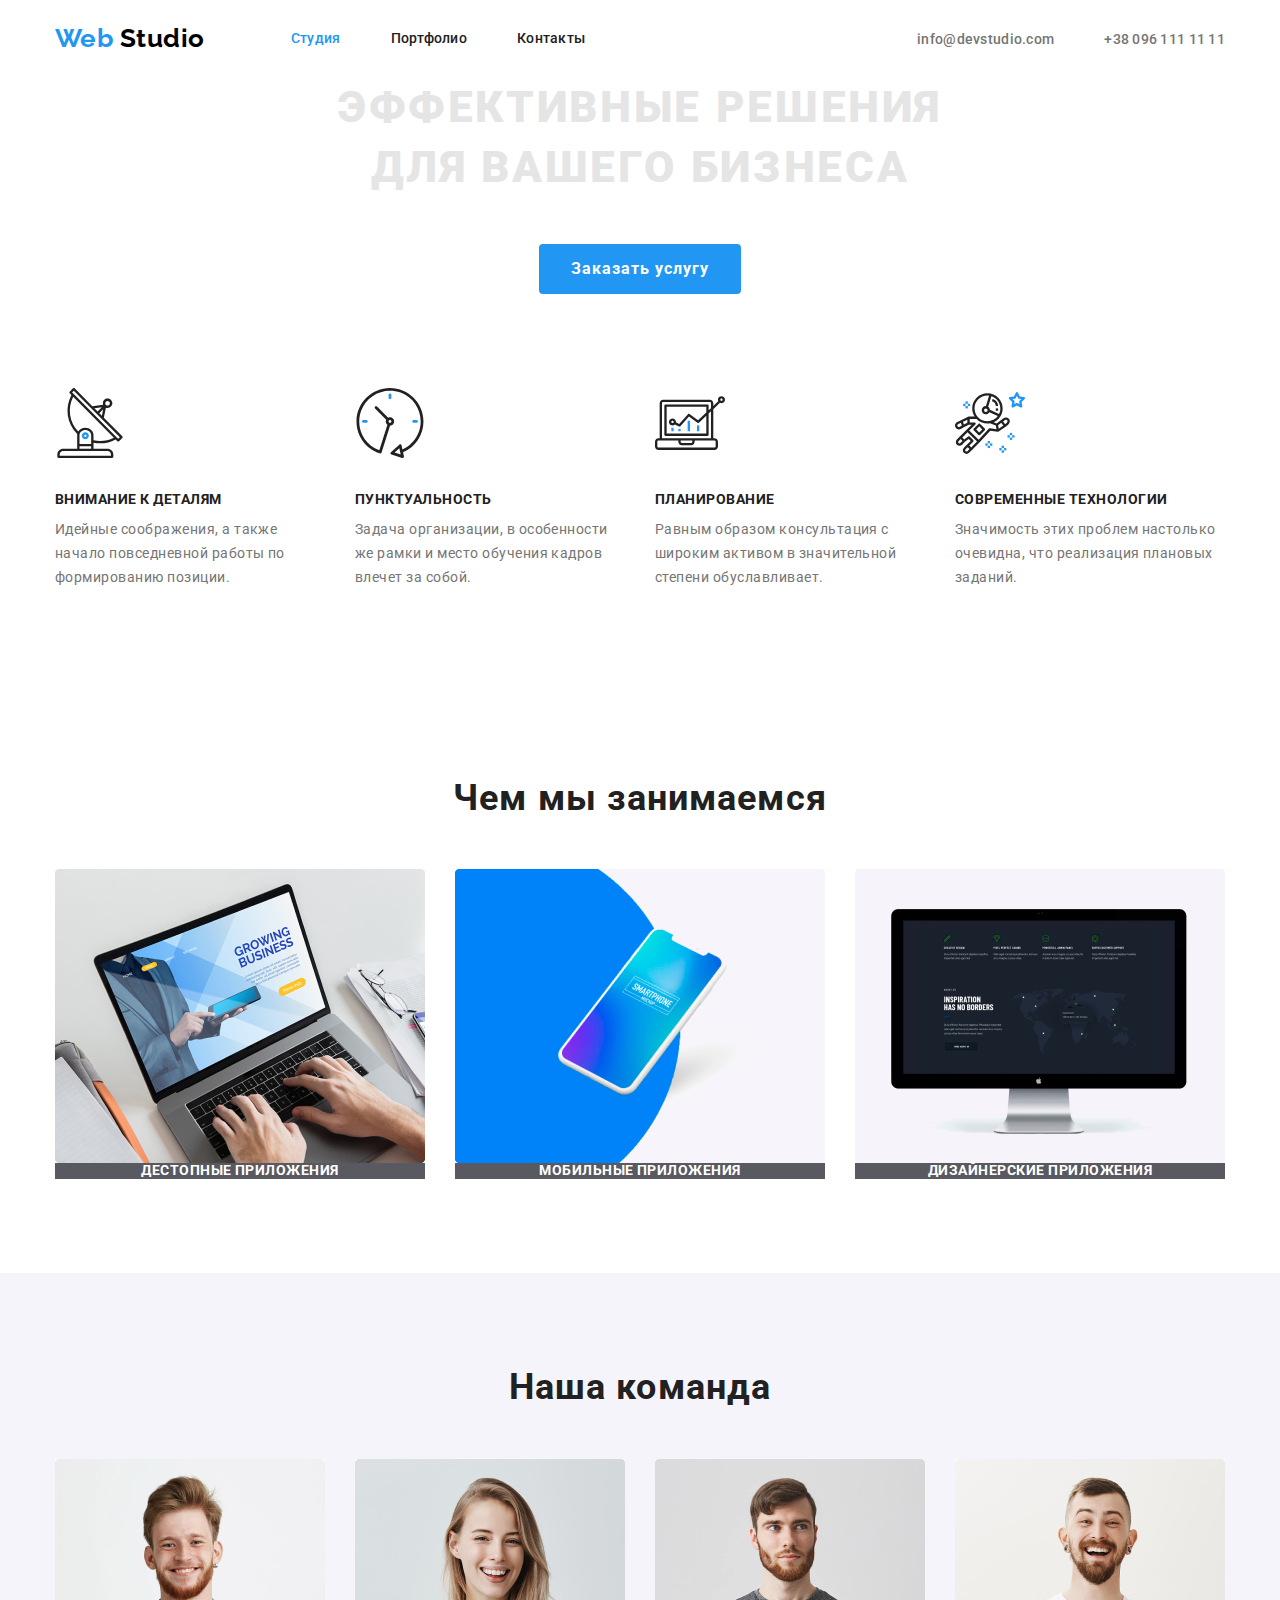
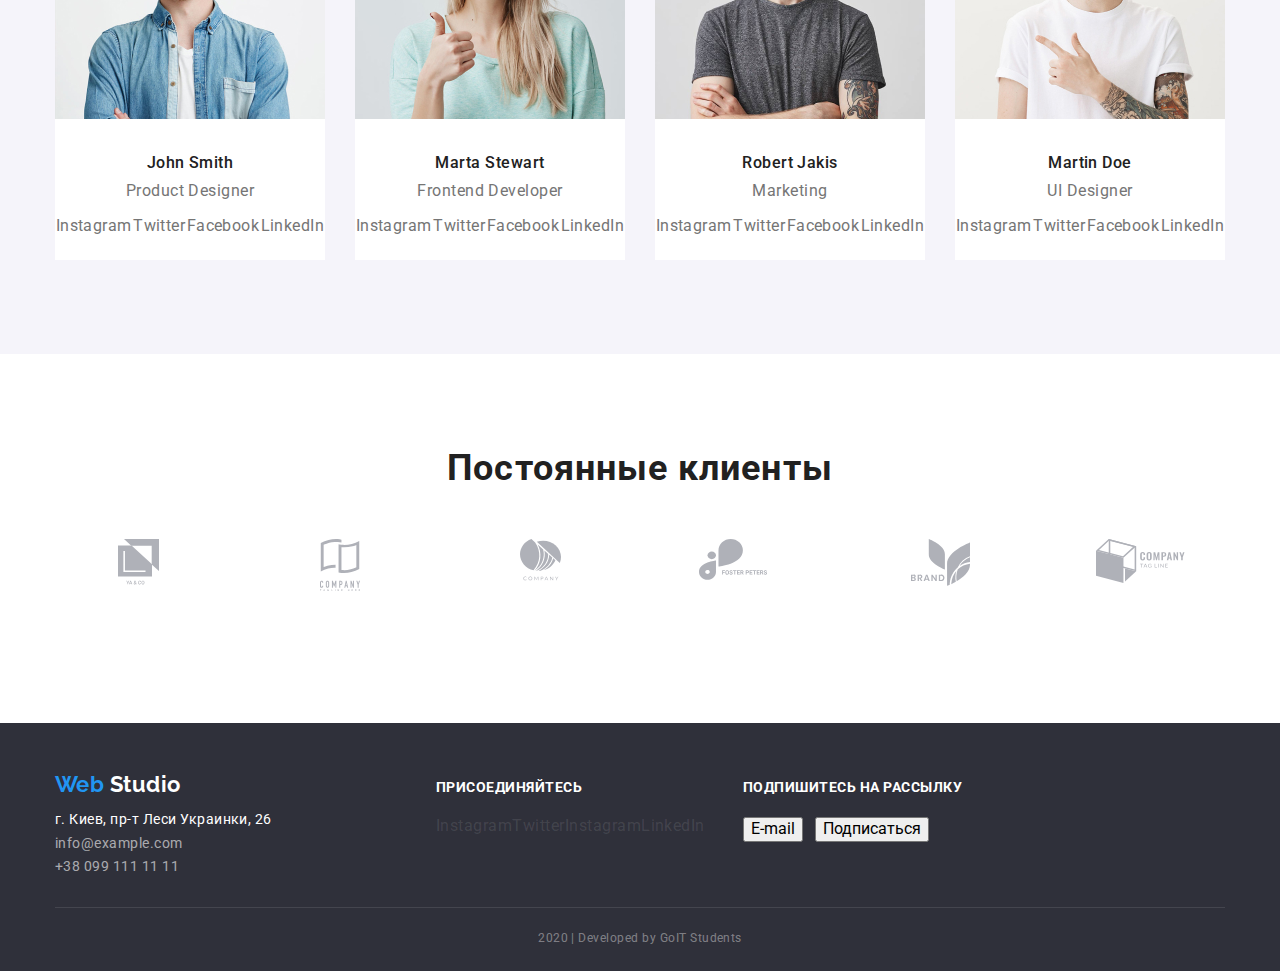
<file: index.html>
<!DOCTYPE html>
<html lang="ru">
  <head>
    <meta charset="UTF-8" />
    <meta name="viewport" content="width=device-width, initial-scale=1.0" />
    <title>Document-Студия</title>
    <link
      href="https://fonts.googleapis.com/css2?family=Raleway:wght@700&family=Roboto:wght@400;500;700;900&display=swap"
      rel="stylesheet"
    />
    <link
      rel="stylesheet"
      href="https://cdnjs.cloudflare.com/ajax/libs/modern-normalize/0.6.0/modern-normalize.min.css"
    />
    <link rel="stylesheet" href="./css/common.css" />
    <link rel="stylesheet" href="./css/main.css" />
  </head>
  <body>
    <header>
      <div class="container main-nav">
        <nav class="main-nav">
          <a href="#" class="logo"><span class="web-logo">Web</span> Studio</a>
          <ul class="site-nav">
            <li class="item"><a href="./index.html" class="link current">Студия</a></li>
            <li class="item"><a href="./portfolio.html" class="link">Портфолио</a></li>
            <li class="item"><a href="#" class="link">Контакты</a></li>
          </ul>
        </nav>
        <ul class="auth-nav">
          <li class="item">
            <a href="mailto:info@devstudio.com" class="link">info@devstudio.com</a>
          </li>
          <li class="item"><a href="tel:+38096111111" class="link">+38 096 111 11 11</a></li>
        </ul>
      </div>
    </header>
    <main>
      <!-- Заголовок герой-->
      <section class="hero">
        <div class="container">
          <h1 class="hero-title">ЭФФЕКТИВНЫЕ РЕШЕНИЯ <br />ДЛЯ ВАШЕГО БИЗНЕСА</h1>
          <a href="#" class="button">Заказать услугу</a>
        </div>
      </section>
      <!-- Особенности-->
      <section class="section">
        <div class="container">
          <h2 class="section-title visuallyhidden">Особенности</h2>
          <ul class="feature-list">
            <li class="item">
              <img
                class="image"
                src="./images/antenna.svg"
                alt="изображение"
                width="70"
                height="70"
              />
              <h3 class="title">Внимание к деталям</h3>
              <p>
                Идейные соображения, а также начало повседневной работы по формированию позиции.
              </p>
            </li>
            <li class="item">
              <img
                class="image"
                src="./images/clock.svg"
                alt="изображение"
                width="70"
                height="70"
              />
              <h3 class="title">Пунктуальность</h3>
              <p>
                Задача организации, в особенности же рамки и место обучения кадров влечет за собой.
              </p>
            </li>
            <li class="item">
              <img
                class="image"
                src="./images/diagram.svg"
                alt="изображение"
                width="70"
                height="70"
              />
              <h3 class="title">Планирование</h3>
              <p>
                Равным образом консультация с широким активом в значительной степени обуславливает.
              </p>
            </li>
            <li class="item">
              <img class="image" src="./images/astronaut.svg" alt="" width="70" height="70" />
              <h3 class="title">Современные технологии</h3>
              <p>Значимость этих проблем настолько очевидна, что реализация плановых заданий.</p>
            </li>
          </ul>
        </div>
      </section>
      <!-- Чем мы занимаемся-->
      <section class="section">
        <div class="container">
          <h2 class="section-title">Чем мы занимаемся</h2>
          <ul class="job-list">
            <li class="item">
              <a href="#">
                <img
                  src="./images/descktop.jpg"
                  alt="Десктопные приложения"
                  width="370"
                  height="294"
                />
                <h3 class="title">ДЕСТОПНЫЕ ПРИЛОЖЕНИЯ</h3>
              </a>
            </li>
            <li class="item">
              <a href="#">
                <img
                  src="./images/mobile.jpg"
                  alt="Мобильные приложения"
                  width="370"
                  height="294"
                />
                <h3 class="title">МОБИЛЬНЫЕ ПРИЛОЖЕНИЯ</h3>
              </a>
            </li>
            <li class="item">
              <a href="#">
                <img
                  src="./images/design.jpg"
                  alt="Дизайнерские решения"
                  width="370"
                  height="294"
                />
                <h3 class="title">ДИЗАЙНЕРСКИЕ ПРИЛОЖЕНИЯ</h3>
              </a>
            </li>
          </ul>
        </div>
      </section>
      <!-- Наша команда-->
      <section class="section teamsection">
        <div class="container">
          <h2 class="section-title">Наша команда</h2>
          <ul class="team-list">
            <li class="item">
              <img src="./images/john.jpg" alt="Фото специалиста" width="270" height="260" />
              <h3 class="title">John Smith</h3>
              <p class="vocation">Product Designer</p>
              <ul class="soclink">
                <li><a href="#" class="link" aria-label="Ссылка на Instagram">Instagram</a></li>
                <li><a href="#" class="link" aria-label="Ссылка на Twitter">Twitter</a></li>
                <li><a href="#" class="link" aria-label="Ссылка на Facebook">Facebook</a></li>
                <li><a href="#" class="link" aria-label="Ссылка на LinkedIn">LinkedIn</a></li>
              </ul>
            </li>
            <li class="item">
              <img src="./images/marta.jpg" alt="Фото специалиста" width="270" height="260" />
              <h3 class="title">Marta Stewart</h3>
              <p class="vocation">Frontend Developer</p>
              <ul class="soclink">
                <li><a href="#" class="link" aria-label="Ссылка на Instagram">Instagram</a></li>
                <li><a href="#" class="link" aria-label="Ссылка на Twitter">Twitter</a></li>
                <li><a href="#" class="link" aria-label="Ссылка на Facebook">Facebook</a></li>
                <li><a href="#" class="link" aria-label="Ссылка на LinkedIn">LinkedIn</a></li>
              </ul>
            </li>
            <li class="item">
              <img src="./images/robert.jpg" alt="Фото специалиста" width="270" height="260" />
              <h3 class="title">Robert Jakis</h3>
              <p class="vocation">Marketing</p>
              <ul class="soclink">
                <li><a href="#" class="link" aria-label="Ссылка на Instagram">Instagram</a></li>
                <li><a href="#" class="link" aria-label="Ссылка на Twitter">Twitter</a></li>
                <li><a href="#" class="link" aria-label="Ссылка на Facebook">Facebook</a></li>
                <li><a href="#" class="link" aria-label="Ссылка на LinkedIn">LinkedIn</a></li>
              </ul>
            </li>
            <li class="item">
              <img src="./images/martin.jpg" alt="Фото специалиста" width="270" height="260" />
              <h3 class="title">Martin Doe</h3>
              <p class="vocation">UI Designer</p>
              <ul class="soclink">
                <li><a href="#" class="link" aria-label="Ссылка на Instagram">Instagram</a></li>
                <li><a href="#" class="link" aria-label="Ссылка на Twitter">Twitter</a></li>
                <li><a href="#" class="link" aria-label="Ссылка на Facebook">Facebook</a></li>
                <li><a href="#" class="link" aria-label="Ссылка на LinkedIn">LinkedIn</a></li>
              </ul>
            </li>
          </ul>
        </div>
      </section>
      <!-- Постоянные клиенты-->
      <section class="section">
        <div class="container">
          <h2 class="section-title">Постоянные клиенты</h2>
          <ul class="clients">
            <li class="item">
              <a href="#"
                ><img
                  src="./images/logo1.svg"
                  alt="Лого компании"
                  class="clients-img"
                  width="45"
                  height="48"
              /></a>
            </li>
            <li class="item">
              <a href="#"
                ><img
                  src="./images/logo2.svg"
                  alt="Лого компании"
                  class="clients-img"
                  width="40"
                  height="52"
              /></a>
            </li>
            <li class="item">
              <a href="#"
                ><img
                  src="./images/logo3.svg"
                  alt="Лого компании"
                  class="clients-img"
                  width="41"
                  height="42"
              /></a>
            </li>
            <li class="item">
              <a href="#"
                ><img
                  src="./images/logo4.svg"
                  alt="Лого компании"
                  class="clients-img"
                  width="82"
                  height="41"
              /></a>
            </li>
            <li class="item">
              <a href="#"
                ><img
                  src="./images/logo5.svg"
                  alt="Лого компании"
                  class="clients-img"
                  width="59"
                  height="47"
              /></a>
            </li>
            <li class="item">
              <a href="#"
                ><img
                  src="./images/logo6.svg"
                  alt="Лого компании"
                  class="clients-img"
                  width="89"
                  height="45"
              /></a>
            </li>
          </ul>
        </div>
      </section>
    </main>
    <footer class="underside">
      <div class="container">
        <div class="underside-container">
          <div class="logo-container">
            <p class="logo"><span class="web-logo">Web</span> Studio</p>
            <address>
              <span class="location">г. Киев, пр-т Леси Украинки, 26</span> <br />
              <span class="mailtel">
                <span class="tel">info@example.com</span> <br />
                +38 099 111 11 11
              </span>
            </address>
          </div>
          <div class="soc-container">
            <b class="title">Присоединяйтесь</b>
            <ul class="attach">
              <li><a href="#" class="link" aria-label="Ссылка на Instagram">Instagram</a></li>
              <li><a href="#" class="link" aria-label="Ссылка на Twitter">Twitter</a></li>
              <li><a href="#" class="link" aria-label="Ссылка на Instagram">Instagram</a></li>
              <li><a href="#" class="link" aria-label="Ссылка на LinkedIn">LinkedIn</a></li>
            </ul>
          </div>
          <div class="send-container">
            <b class="title">Подпишитесь на рассылку</b>
            <ul class="send-button">
              <li class="item"><button type="button" class="sign">E-mail</button></li>
              <li class="item"><button type="button" class="sign">Подписаться</button></li>
            </ul>
          </div>
        </div>
        <p class="copyright">2020 | Developed by GoIT Students</p>
      </div>
    </footer>
  </body>
</html>
</file>
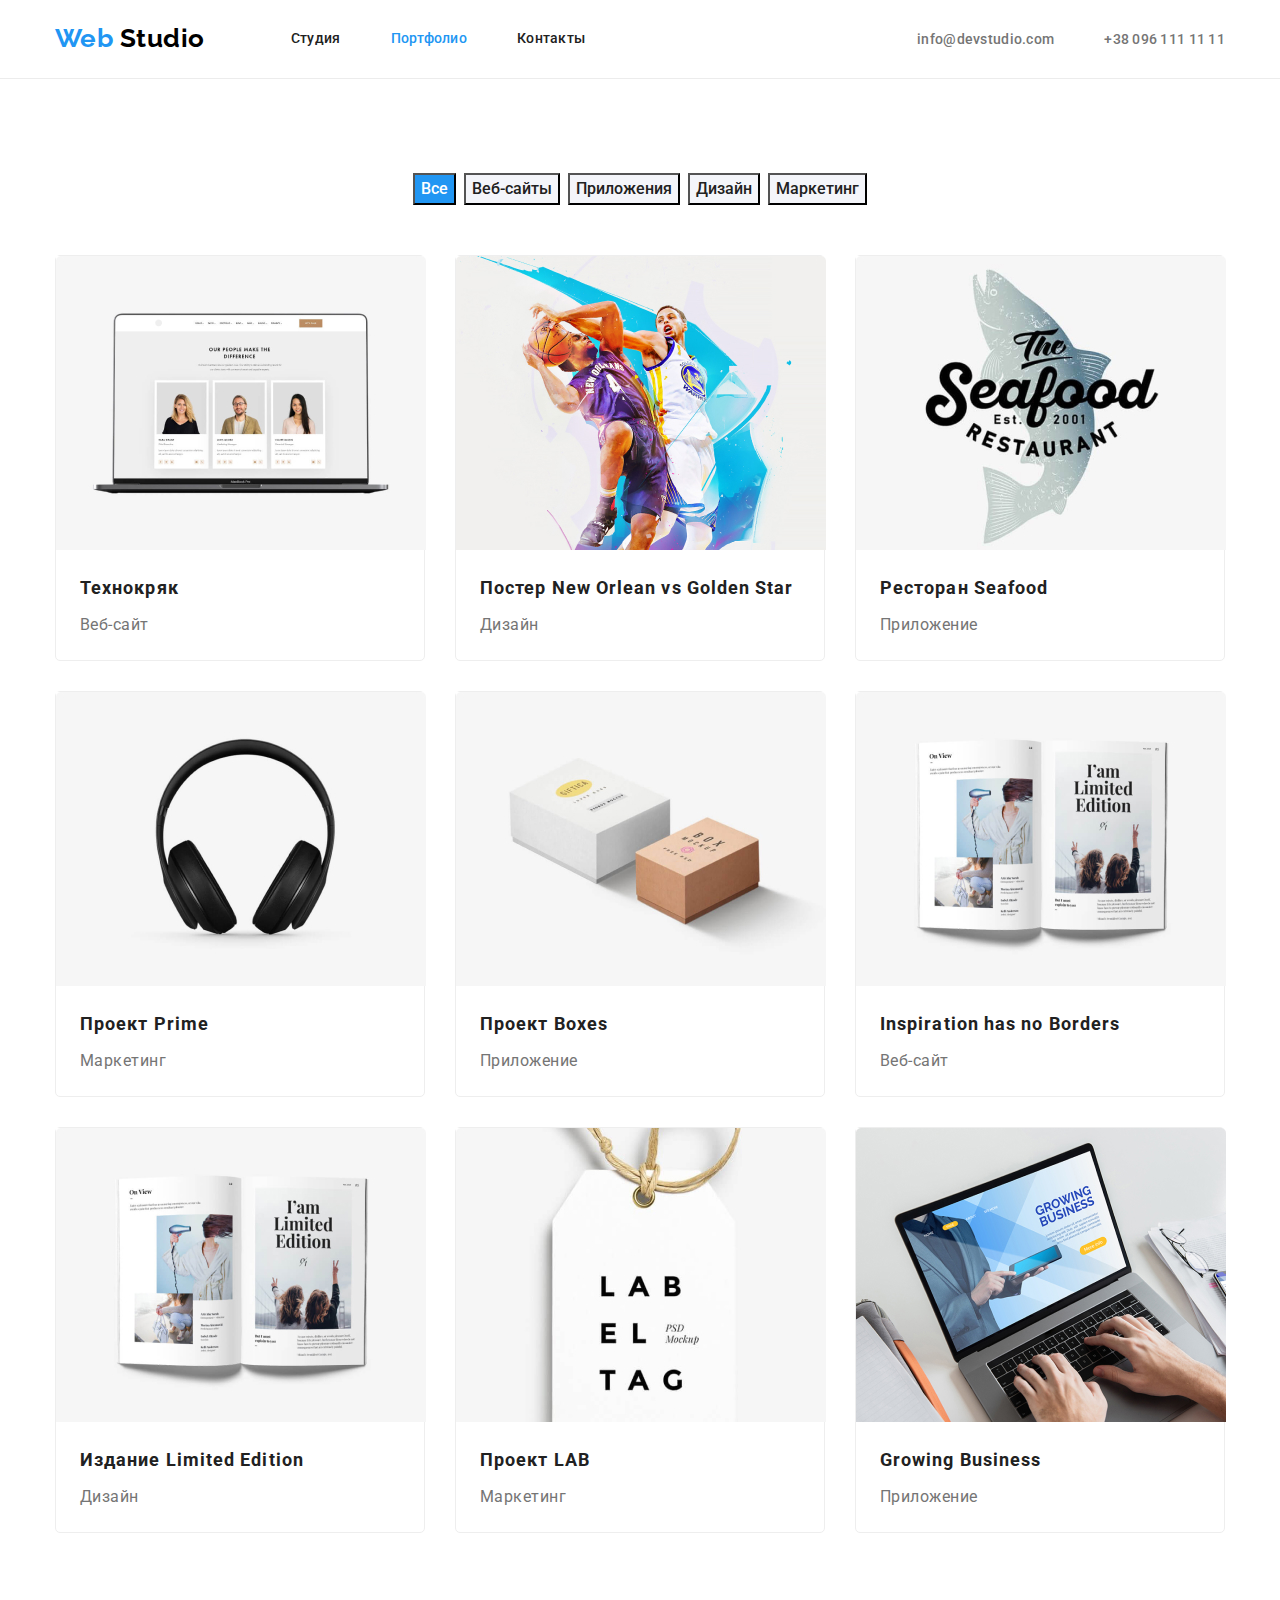
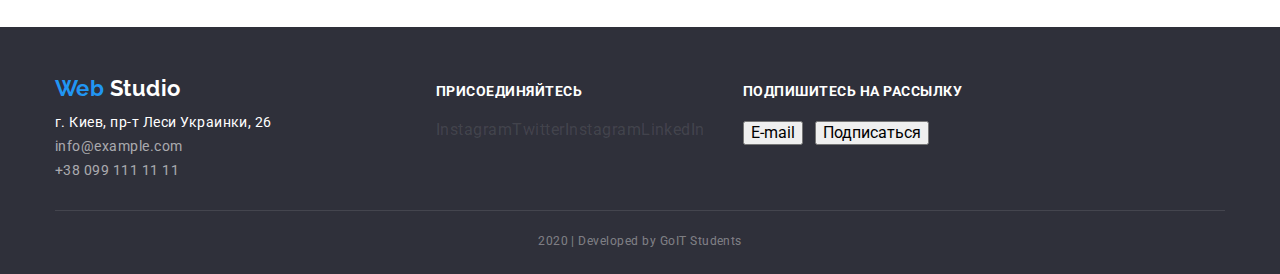
<file: portfolio.html>
<!DOCTYPE html>
<html lang="ru">
  <head>
    <meta charset="UTF-8" />
    <meta name="viewport" content="width=device-width, initial-scale=1.0" />
    <title>Document-Портфолио</title>
    <link
      href="https://fonts.googleapis.com/css2?family=Raleway:wght@700&family=Roboto:wght@400;500;700;900&display=swap"
      rel="stylesheet"
    />
    <link
      rel="stylesheet"
      href="https://cdnjs.cloudflare.com/ajax/libs/modern-normalize/0.6.0/modern-normalize.min.css"
    />
    <link rel="stylesheet" href="./css/common.css" />
    <link rel="stylesheet" href="./css/portfol.css" />
  </head>
  <body>
    <header class="header">
      <div class="container main-nav">
        <nav class="main-nav">
          <a href="#" class="logo"><span class="web-logo">Web</span> Studio</a>
          <ul class="site-nav">
            <li class="item"><a href="./index.html" class="link">Студия</a></li>
            <li class="item"><a href="./portfolio.html" class="link current">Портфолио</a></li>
            <li class="item"><a href="#" class="link">Контакты</a></li>
          </ul>
        </nav>
        <ul class="auth-nav">
          <li class="item">
            <a href="mailto:info@devstudio.com" class="link">info@devstudio.com</a>
          </li>
          <li class="item"><a href="tel:+38096111111" class="link">+38 096 111 11 11</a></li>
        </ul>
      </div>
    </header>
    <main>
      <!-- Заголовок наши работы-->
      <section class="section works">
        <div class="container">
          <ul class="works-select">
            <li class="item"><button type="button" class="buttonselect active">Все</button></li>
            <li class="item"><button type="button" class="buttonselect">Веб-сайты</button></li>
            <li class="item"><button type="button" class="buttonselect">Приложения</button></li>
            <li class="item"><button type="button" class="buttonselect">Дизайн</button></li>
            <li class="item"><button type="button" class="buttonselect">Маркетинг</button></li>
          </ul>
          <ul class="works-card">
            <li class="item">
              <a href="#">
                <img
                  src="./images/work1.jpg"
                  class="works-image"
                  alt="работы"
                  width="370"
                  height="294"
                />
                <div class="work-suite">
                  <h2 class="works-title">Технокряк</h2>
                  <p class="works-declar">
                    Технокряк это современная площадка распространения коронавируса. Компании
                    используют эту платформу для цифрового шпионажа и атак на защищённые сервера
                    конкурентов.
                  </p>
                  <p class="works-type">Веб-сайт</p>
                </div>
              </a>
            </li>
            <li class="item">
              <a href="#">
                <img
                  src="./images/work2.jpg"
                  class="works-image"
                  alt="работы"
                  width="370"
                  height="294"
                />
                <div class="work-suite">
                  <h2 class="works-title">Постер New Orlean vs Golden Star</h2>
                  <p class="works-declar">
                    Технокряк это современная площадка распространения коронавируса. Компании
                    используют эту платформу для цифрового шпионажа и атак на защищённые сервера
                    конкурентов.
                  </p>
                  <p class="works-type">Дизайн</p>
                </div>
              </a>
            </li>
            <li class="item">
              <a href="#">
                <img
                  src="./images/work3.jpg"
                  class="works-image"
                  alt="работы"
                  width="370"
                  height="294"
                />
                <div class="work-suite">
                  <h2 class="works-title">Ресторан Seafood</h2>
                  <p class="works-declar">
                    Технокряк это современная площадка распространения коронавируса. Компании
                    используют эту платформу для цифрового шпионажа и атак на защищённые сервера
                    конкурентов.
                  </p>
                  <p class="works-type">Приложение</p>
                </div>
              </a>
            </li>
            <li class="item">
              <a href="#">
                <img
                  src="./images/work4.jpg"
                  class="works-image"
                  alt="работы"
                  width="370"
                  height="294"
                />
                <div class="work-suite">
                  <h2 class="works-title">Проект Prime</h2>
                  <p class="works-declar">
                    Технокряк это современная площадка распространения коронавируса. Компании
                    используют эту платформу для цифрового шпионажа и атак на защищённые сервера
                    конкурентов.
                  </p>
                  <p class="works-type">Маркетинг</p>
                </div>
              </a>
            </li>
            <li class="item">
              <a href="#">
                <img
                  src="./images/work5.jpg"
                  class="works-image"
                  alt="работы"
                  width="370"
                  height="294"
                />
                <div class="work-suite">
                  <h2 class="works-title">Проект Boxes</h2>
                  <p class="works-declar">
                    Технокряк это современная площадка распространения коронавируса. Компании
                    используют эту платформу для цифрового шпионажа и атак на защищённые сервера
                    конкурентов.
                  </p>
                  <p class="works-type">Приложение</p>
                </div>
              </a>
            </li>
            <li class="item">
              <a href="#">
                <img
                  src="./images/work6.jpg"
                  class="works-image"
                  alt="работы"
                  width="370"
                  height="294"
                />
                <div class="work-suite">
                  <h2 class="works-title">Inspiration has no Borders</h2>
                  <p class="works-declar">
                    Технокряк это современная площадка распространения коронавируса. Компании
                    используют эту платформу для цифрового шпионажа и атак на защищённые сервера
                    конкурентов.
                  </p>
                  <p class="works-type">Веб-сайт</p>
                </div>
              </a>
            </li>
            <li class="item">
              <a href="#">
                <img
                  src="./images/work7.jpg"
                  class="works-image"
                  alt="работы"
                  width="370"
                  height="294"
                />
                <div class="work-suite">
                  <h2 class="works-title">Издание Limited Edition</h2>
                  <p class="works-declar">
                    Технокряк это современная площадка распространения коронавируса. Компании
                    используют эту платформу для цифрового шпионажа и атак на защищённые сервера
                    конкурентов.
                  </p>
                  <p class="works-type">Дизайн</p>
                </div>
              </a>
            </li>
            <li class="item">
              <a href="#">
                <img
                  src="./images/work8.jpg"
                  class="works-image"
                  alt="работы"
                  width="370"
                  height="294"
                />
                <div class="work-suite">
                  <h2 class="works-title">Проект LAB</h2>
                  <p class="works-declar">
                    Технокряк это современная площадка распространения коронавируса. Компании
                    используют эту платформу для цифрового шпионажа и атак на защищённые сервера
                    конкурентов.
                  </p>
                  <p class="works-type">Маркетинг</p>
                </div>
              </a>
            </li>
            <li class="item">
              <a href="#">
                <img
                  src="./images/work9.jpg"
                  class="works-image"
                  alt="работы"
                  width="370"
                  height="294"
                />
                <div class="work-suite">
                  <h2 class="works-title">Growing Business</h2>
                  <p class="works-declar">
                    Технокряк это современная площадка распространения коронавируса. Компании
                    используют эту платформу для цифрового шпионажа и атак на защищённые сервера
                    конкурентов.
                  </p>
                  <p class="works-type">Приложение</p>
                </div>
              </a>
            </li>
          </ul>
        </div>
      </section>
    </main>
    <footer class="underside">
      <div class="container">
        <div class="underside-container">
          <div class="logo-container">
            <p class="logo"><span class="web-logo">Web</span> Studio</p>
            <address>
              <span class="location">г. Киев, пр-т Леси Украинки, 26</span> <br />
              <span class="mailtel">
                <span class="tel">info@example.com</span> <br />
                +38 099 111 11 11
              </span>
            </address>
          </div>
          <div class="soc-container">
            <b class="title">Присоединяйтесь</b>
            <ul class="attach">
              <li><a href="#" class="link" aria-label="Ссылка на Instagram">Instagram</a></li>
              <li><a href="#" class="link" aria-label="Ссылка на Twitter">Twitter</a></li>
              <li><a href="#" class="link" aria-label="Ссылка на Instagram">Instagram</a></li>
              <li><a href="#" class="link" aria-label="Ссылка на LinkedIn">LinkedIn</a></li>
            </ul>
          </div>
          <div class="send-container">
            <b class="title">Подпишитесь на рассылку</b>
            <ul class="send-button">
              <li class="item"><button type="button" class="sign">E-mail</button></li>
              <li class="item"><button type="button" class="sign">Подписаться</button></li>
            </ul>
          </div>
        </div>
        <p class="copyright">2020 | Developed by GoIT Students</p>
      </div>
    </footer>
  </body>
</html>
</file>
<file: css/common.css>
/*цвет  основного текста #757575 */
/* цвет вторичного текста #212121 */
/*цвет акцента #2196F3 */

:root {
  --primary-text-color: #757575;
  --second-text-color: #212121;
  --accent-color: #2196f3;
}
.visuallyhidden {
  position: absolute;

  width: 1px;
  height: 1px;
  margin: -1px;
  border: 0;
  padding: 0;

  clip: rect(0 0 0 0);
  overflow: hidden;
}

body {
  background-color: #ffffff;
  color: var(--primary-text-color);

  font-family: Roboto, sans-serif;
  letter-spacing: 0.03em;
}
ul {
  list-style: none;
  margin: 0;
  padding: 0;
}
a {
  text-decoration: none;
}
/* Container */
.container {
  width: 1200px;
  padding-left: 15px;
  padding-right: 15px;

  margin: 0 auto;
  /* outline: 2px solid tomato; */
}
/* Header */
.header {
  border-bottom: 1px solid #ececec;
}
/* Logo */
.logo {
  color: #000000;
  font-family: Raleway, sans-serif;
  font-weight: 700;
  font-size: 26px;
  line-height: 1.2;
}
.web-logo {
  color: var(--accent-color);
}
/* Navigation */
.main-nav {
  display: flex;
  align-items: center;
}
.site-nav {
  display: flex;
  margin-left: 86px;
}
/* *******************
.site-nav .item {
  margin-right: 50px;
}
.site-nav .item:last-child {
  margin-right: 0;
} 
 .site-nav .item + .item {
  margin-left: 50px;
} 
************************ */
.site-nav .item:not(:last-child) {
  margin-right: 50px;
}
.site-nav .link {
  display: block;
  padding-top: 31px;
  padding-bottom: 31px;
  color: var(--second-text-color);
  font-weight: 500;
  font-size: 14px;
  line-height: 1.14;
  letter-spacing: 0.02em;
}
.site-nav .link:hover,
.site-nav .link:focus {
  color: var(--accent-color);
}
.site-nav .link.current {
  color: var(--accent-color);
}

/* Authentific*/
.auth-nav {
  display: flex;
  margin-left: auto;
}
.auth-nav .item + .item {
  margin-left: 50px;
}
.auth-nav .link {
  color: var(--primary-text-color);
  font-weight: 500;
  font-size: 14px;
  line-height: 1.14;
  letter-spacing: 0.02em;
}
.auth-nav .link:hover,
.auth-nav .link:focus {
  color: var(--accent-color);
}
/* Section */
.section {
  padding-top: 94px;
  padding-bottom: 94px;
}

/* footer address */
.underside {
  padding-top: 48px;
  padding-bottom: 21px;

  background-color: #2f303a;
  color: #ffffff;
}
/* Logo */
.underside-container {
  display: flex;
  align-items: baseline;
  padding-bottom: 28px;
  margin-bottom: 18px;
  border-bottom: 1px solid rgba(255, 255, 255, 0.1);
}
.logo-container {
  min-width: 180px;
}
.soc-container {
  width: 207px;
  margin-left: auto;
}
.attach {
  display: flex;
  justify-content: space-between;
}
.send-container {
  width: 482px;
  margin-left: 100px;
}
.send-button {
  display: flex;
}
.send-button .item {
}
.send-button .item + .item {
  margin-left: 12px;
}
.underside .logo {
  margin-top: 0;
  margin-bottom: 10px;
  font-size: 22px;
  color: #ffffff;
}
.underside address {
  font-style: normal;
  font-weight: 400;
  font-size: 14px;
  line-height: 1.7;
}
.underside .link {
  color: rgba(255, 255, 255, 0.1);
}
.underside .link:hover,
.underside .link:focus {
  color: var(--accent-color);
}
.underside .location {
  margin-bottom: 9px;
}
.underside .tel {
  margin-bottom: 9px;
}
.underside .mailtel {
  color: rgba(255, 255, 255, 0.6);
}
.underside .title {
  display: inline-block;
  margin-bottom: 21px;
  font-style: normal;
  font-weight: 700;
  font-size: 14px;
  line-height: 1.14;
  text-transform: uppercase;
}
.underside .sing {
  font-family: inherit;
  font-weight: 400;
  font-size: 16px;
  line-height: 1.87;
  align-items: center;
  color: rgba(255, 255, 255, 0.6);
}
.underside .copyright {
  margin-top: 0;
  margin-bottom: 0;

  color: rgba(255, 255, 255, 0.4);
  font-weight: 400;
  font-size: 12px;
  line-height: 2;
  text-align: center;
}
</file>
<file: css/main.css>
/* Hero */
.hero {
  text-align: center;
}
.hero-title {
  margin-top: 0;
  margin-bottom: 46px;
  color: #e5e5e5;
  font-size: 44px;
  font-weight: 900;
  line-height: 1.36;
  letter-spacing: 0.06em;
  text-transform: uppercase;
}
/* button */
.button {
  display: inline-block;
  min-width: 200px;
  border-radius: 4px;
  padding: 10px 32px;
  color: #ffffff;
  background-color: var(--accent-color);
  font-weight: 700;
  font-size: 16px;
  line-height: 1.87;
  letter-spacing: 0.06em;
  text-align: center;
}

.section-title {
  margin-top: 0;
  margin-bottom: 50px;
  color: var(--second-text-color);
  font-weight: 700;
  font-size: 36px;
  line-height: 1.16;
  text-align: center;
  letter-spacing: 0.03em;
}

/* Features */
.feature-list {
  display: flex;
  justify-content: space-between;
}
.feature-list .item {
  width: 270px;
}

.feature-list .image {
  display: inline-block;
  margin-bottom: 30px;
}
.feature-list .title {
  margin-top: 0;
  margin-bottom: 10px;
  color: var(--second-text-color);
  font-weight: 700;
  font-size: 14px;
  line-height: 1.14;
  text-transform: uppercase;
}
.feature-list p {
  margin-top: 0;
  margin-bottom: 0;
  font-size: 14px;
  line-height: 1.71;
}
/* Our jobs, Our team, Clients*/

/* Our jobs */
.job-list .title {
  margin-top: 0;
  margin-bottom: 0;
  color: #ffffff;
  background-color: rgba(47, 48, 58, 0.8);
  font-weight: 700;
  font-size: 14px;
  line-height: 1.14;
  text-align: center;
  text-transform: uppercase;
}
.job-list {
  display: flex;
}
.job-list .item {
  width: 370px;
}
.job-list .item + .item {
  margin-left: 30px;
}
.job-list img {
  display: block;
}
/* Our team */
.teamsection {
  background-color: #f5f4fa;
}
.team-list {
  display: flex;
  text-align: center;
}
.team-list .item {
  width: 270px;
}
.team-list .item + .item {
  margin-left: 30px;
}

.team-list img {
  margin-bottom: 30px;
}
.team-list .title {
  margin-top: 0;
  margin-bottom: 10px;
  color: var(--second-text-color);
  font-weight: 500;
  font-size: 16px;
  line-height: 1.18;
}
.team-list .vocation {
  margin-top: 0;
  margin-bottom: 16px;
  font-weight: 400;
  font-size: 16px;
  line-height: 1.18;
}
.soclink {
  display: flex;
  justify-content: space-around;
  margin-bottom: 24px;
}
.team-list > li {
  background-color: #ffffff;
}
.team-list .link {
  color: var(--primary-text-color);
}
.team-list .link:hover {
  color: var(--accent-color);
}
/* Clients */
.clients {
  display: flex;
}
.clients .item {
  width: 170px;
  height: 90px;
  text-align: center;
}
.clients .item + .item {
  margin-left: 30px;
}
.section .clients-img:hover,
.section .clients-img:focus {
  background-color: var(--accent-color);
}
</file>
<file: css/portfol.css>
/* Button filter */
.works-select {
  display: flex;
  justify-content: center;
  margin-bottom: 50px;
}
.works-select .item + .item {
  margin-left: 8px;
}
.buttonselect {
  font-family: inherit;
  font-weight: 500;
  font-size: 16px;
  line-height: 1.62;
  text-align: center;

  color: var(--second-text-color);
  background-color: #f4f5fa;
}
.buttonselect.active,
.buttonselect:hover {
  color: #ffffff;
  background-color: var(--accent-color);
}
/* Our works */
.works-card {
  display: flex;
  flex-wrap: wrap;
}
.works-card .item {
  width: 370px;
  margin-right: 30px;
  margin-bottom: 30px;
  border: 1px solid #eeeeee;
  border-radius: 5px;
}
.works-card .item:nth-child(3n) {
  margin-right: 0;
}
.works-card .item:nth-last-child(-n + 3) {
  margin-bottom: 0;
}
.works-image {
  display: block;
  margin-top: 0;
  margin-bottom: 0;
}
.work-suite {
  padding: 20px 24px;
}
.works-title {
  margin-top: 0;
  margin-bottom: 4px;
  color: var(--second-text-color);
  font-weight: 700;
  font-size: 18px;
  line-height: 2;
  letter-spacing: 0.06em;
}
.works-declar {
  display: none;
  color: var(--second-text-color);
  font-weight: 400;
  font-size: 18px;
  line-height: 1.56;
}
.works-type {
  margin-top: 0;
  margin-bottom: 0;
  color: var(--primary-text-color);
  font-weight: 400;
  font-size: 16px;
  line-height: 1.87;
}
</file>
